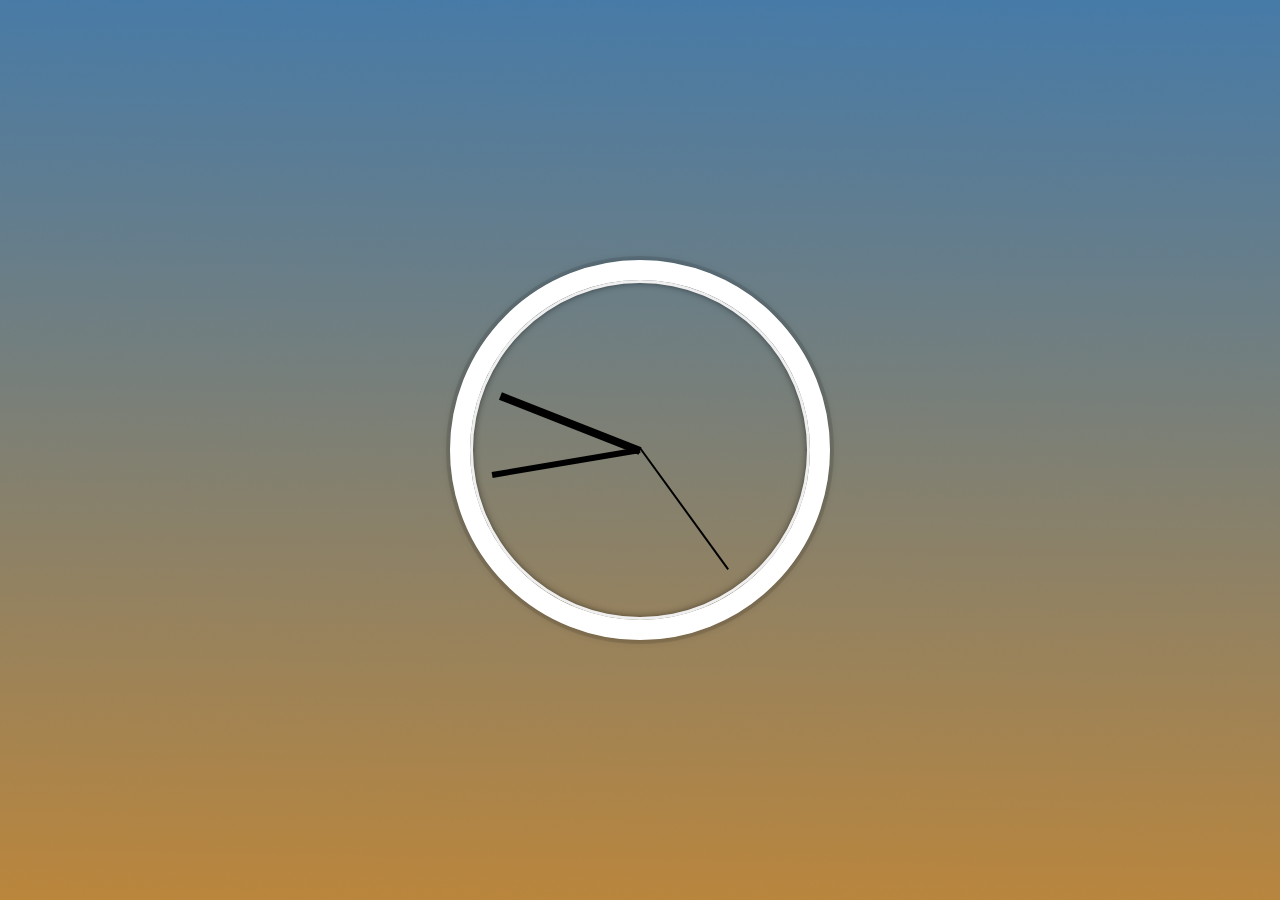
<file: Clock/index.html>
<!DOCTYPE html>
<html lang="en">

<head>
  <meta charset="UTF-8">
  <title>JS + CSS Clock</title>
  <link rel="stylesheet" href="styles.css"></link>
</head>

<body background="Images/Layer 1.png">

  <div class="clock">
    <div class="clock-face">
      <div class="hand-hour-hand"></div>
      <div class="hand-min-hand"></div>
      <div class="hand-second-hand"></div>
      <div class="center-circle"></div>
    </div>
  </div>

  <script src="scripts.js"></script>

</body>

</html>
</file>
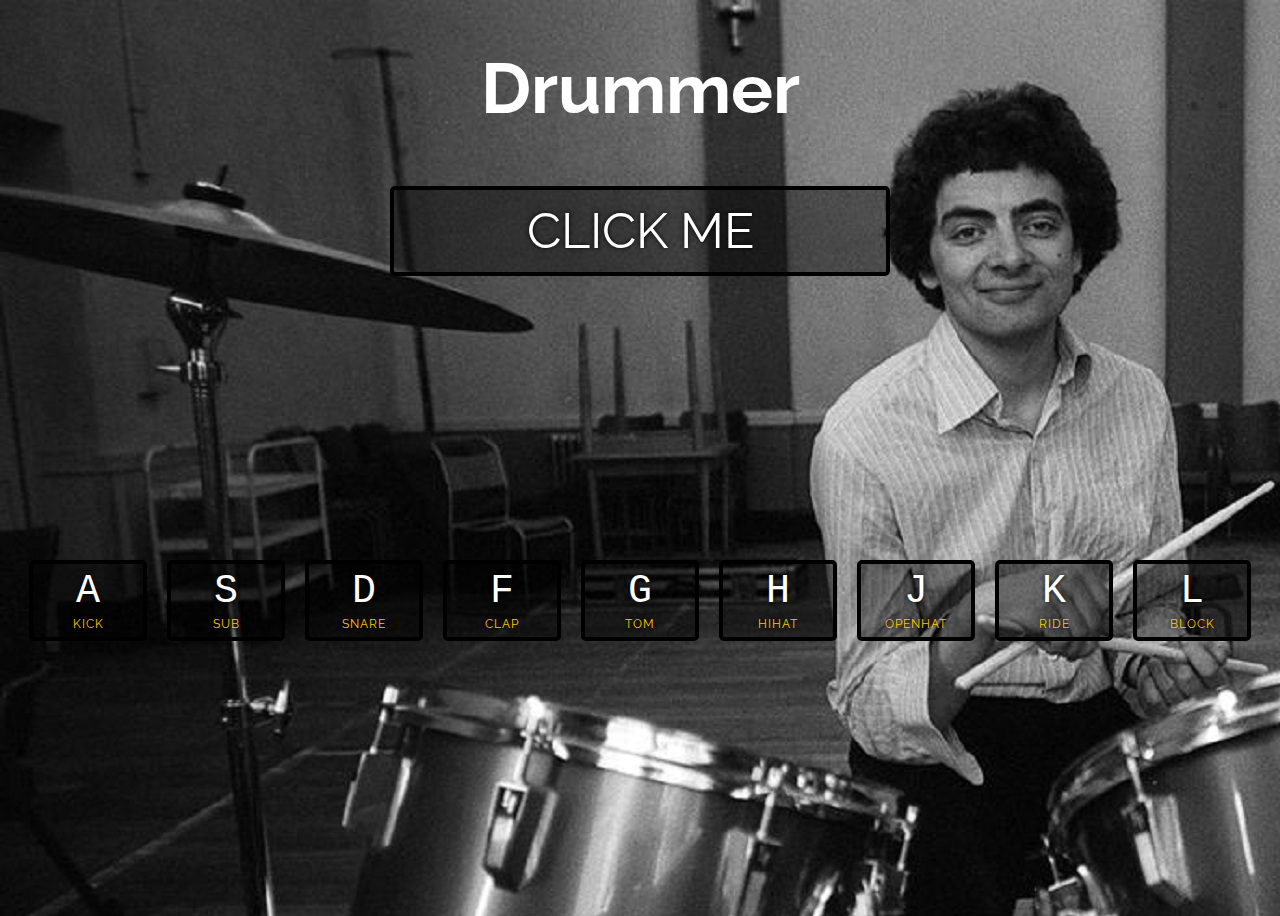
<file: Web Drummer/index.html>
<!DOCTYPE html>
<html lang="en">

<head>
  <meta charset="UTF-8">
  <title>JS Drum Kit</title>
  <link rel="stylesheet" href="style.css">
  <link href="https://fonts.googleapis.com/css?family=Raleway:200" rel="stylesheet">
  <script></script>
</head>

<body background="images/drums.jpg">

  <h1 class="title">Drummer</h1>

  <div class="click">
    <!-- <div class="clicks"> -->
    <input id="clickMe" type="button" value="CLICK ME" onclick="playSequence()" src="drum.js" />
    <!-- </div> -->
  </div>

  <div class="keys">
    <div data-key="65" class="key">
      <kbd>A</kbd>
      <span class="sound">kick</span>
    </div>
    <div data-key="83" class="key">
      <kbd>S</kbd>
      <span class="sound">sub</span>
    </div>
    <div data-key="68" class="key">
      <kbd>D</kbd>
      <span class="sound">snare</span>
    </div>
    <div data-key="70" class="key">
      <kbd>F</kbd>
      <span class="sound">clap</span>
    </div>
    <div data-key="71" class="key">
      <kbd>G</kbd>
      <span class="sound">tom</span>
    </div>
    <div data-key="72" class="key">
      <kbd>H</kbd>
      <span class="sound">hihat</span>
    </div>
    <div data-key="74" class="key">
      <kbd>J</kbd>
      <span class="sound">openhat</span>
    </div>
    <div data-key="75" class="key">
      <kbd>K</kbd>
      <span class="sound">ride</span>
    </div>
    <div data-key="76" class="key">
      <kbd>L</kbd>
      <span class="sound">block</span>
    </div>
  </div>

  <audio data-key="65" src="sounds/kick.wav"></audio>
  <audio data-key="83" src="sounds/boom.wav"></audio>
  <audio data-key="68" src="sounds/snare.wav"></audio>
  <audio data-key="70" src="sounds/clap.wav"></audio>
  <audio data-key="71" src="sounds/tom.wav"></audio>
  <audio data-key="72" src="sounds/hihat.wav"></audio>
  <audio data-key="74" src="sounds/openhat.wav"></audio>
  <audio data-key="75" src="sounds/ride.wav"></audio>
  <audio data-key="76" src="sounds/tink.wav"></audio>

  <!-- <script src="clicker.js"></script> -->

  <script src="drum.js"></script>

</body>

</html>
</file>
<file: Clock/styles.css>
html {
  background-size: cover;
  font-family: 'helvetica neue';
  text-align: center;
  font-size: 10px;
}

body {
  margin: 0;
  font-size: 2rem;
  display: flex;
  flex: 1;
  min-height: 100vh;
  align-items: center;
}

.clock {
  width: 30rem;
  height: 30rem;
  border: 20px solid white;
  border-radius: 50%;
  margin: 50px auto;
  position: relative;
  padding: 2rem;
  box-shadow: 0 0 0 4px rgba(0, 0, 0, 0.1), inset 0 0 0 3px #EFEFEF, inset 0 0 10px black, 0 0 10px rgba(0, 0, 0, 0.2);
}

.clock-face {
  position: relative;
  width: 100%;
  height: 100%;
  transform: translateY(-3px);
  /* account for the height of the clock hands */
}

.hand-second-hand {
  width: 50%;
  height: 2px;
  background: black;
  position: absolute;
  top: 50%;
  transform-origin: 100%;
  transform: rotate(90deg);
  transition: all 0.05s;
  transition-timing-function: cubic-bezier(0.1, 2.7, 0.58, 1);
}

.hand-min-hand {
  width: 50%;
  height: 6px;
  background: black;
  position: absolute;
  top: 50%;
  transform-origin: 100%;
  transform: rotate(90deg);
  transition: all 0.05s;
  transition-timing-function: cubic-bezier(0.1, 2.7, 0.58, 1);
}

.hand-hour-hand {
  width: 50%;
  height: 8px;
  background: black;
  position: absolute;
  top: 50%;
  transform-origin: 100%;
  transform: rotate(90deg);
  transition: all 0.05s;
  transition-timing-function: cubic-bezier(0.1, 2.7, 0.58, 1);
}
</file>
<file: Web Drummer/style.css>
html {
  font-size: 10px;
  /* background-image: url(../images/drums.jpg) bottom center; */
  background-size: cover;
}

body, html {
  margin: 0;
  padding: 0;
}

input {
  font-family: 'Raleway', sans-serif;
  min-height: 10vh;
  border: .4rem solid black;
  border-radius: .5rem;
  margin: 1rem;
  font-size: 5rem;
  padding: 1rem 1rem;
  transition: all .07s ease;
  width: 50rem;
  text-align: center;
  color: white;
  background: rgba(0, 0, 0, 0.4);
  text-shadow: 0 0 .5rem black;
}

.background {
  display: flex;
  align-items: center;
  justify-content: center;
}

.title {
  font-family: 'Raleway', sans-serif;
  color: #ffffff;
  font-size: 7rem;
  text-align: center;
  display: flex;
  flex: 1;
  align-items: center;
  justify-content: center;
}

p {
  font-family: 'Raleway', sans-serif;
  /* display: block; */
  font-size: 4rem;
}

.click {
  display: flex;
  flex: 1;
  align-items: center;
  justify-content: center;
}

.clicks {
  border: .4rem solid black;
  border-radius: .5rem;
  margin: .5rem;
  font-size: 1.5rem;
  padding: 1rem 15rem;
  transition: all .07s ease;
  width: 10rem;
  text-align: center;
  color: white;
  background: rgba(0, 0, 0, 0.4);
  text-shadow: 0 0 .5rem black;
}

.keys {
  display: flex;
  flex: 1;
  min-height: 70vh;
  align-items: center;
  justify-content: center;
}

.key {
  font-family: 'Raleway', sans-serif;
  border: .4rem solid black;
  border-radius: .5rem;
  margin: 1rem;
  font-size: 1.5rem;
  padding: .5rem .5rem;
  transition: all .07s ease;
  width: 10rem;
  text-align: center;
  color: white;
  background: rgba(0, 0, 0, 0.4);
  text-shadow: 0 0 .5rem black;
}

.playing {
  transform: scale(2.1);
  border-color: #ffc600;
  box-shadow: 0 0 1rem #ffc600;
}

kbd {
  display: block;
  font-size: 4rem;
}

.sound {
  font-size: 1.2rem;
  text-transform: uppercase;
  letter-spacing: .1rem;
  color: #ffc600;
}
</file>
